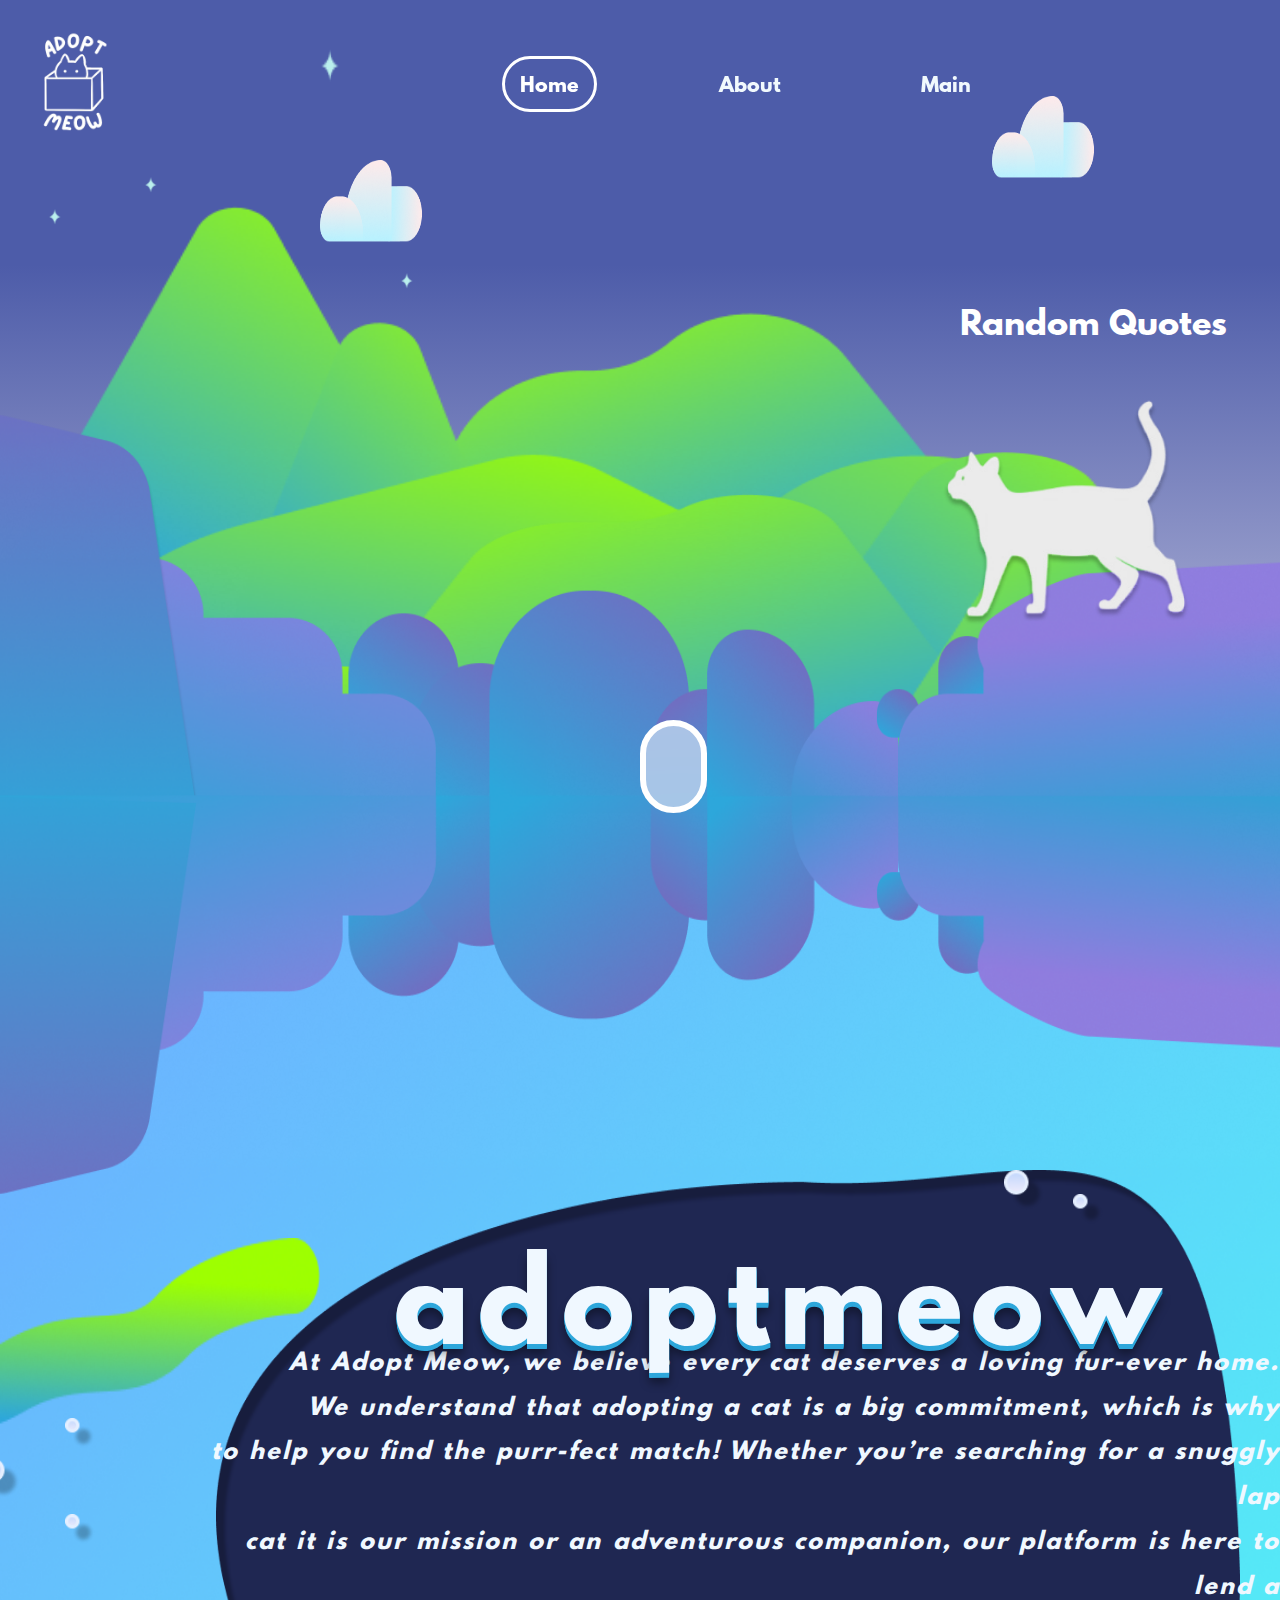
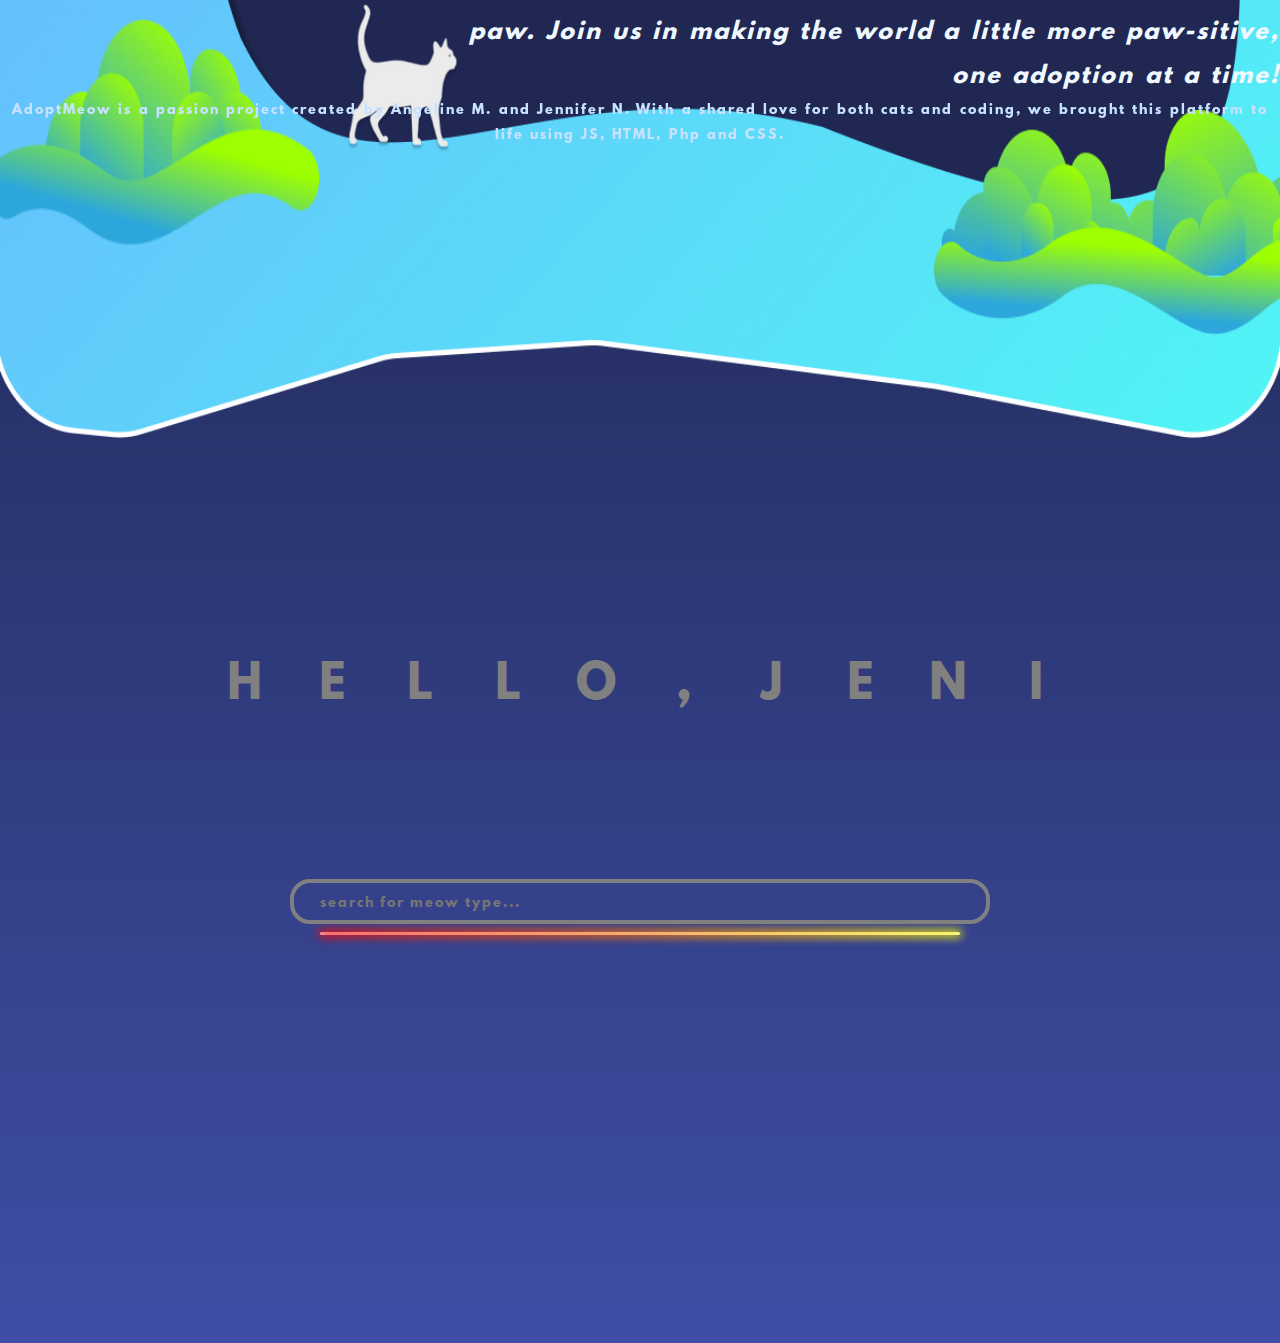
<file: homepage_new.html>
<!DOCTYPE html>
<html lang="en">
<head>
    <meta charset="UTF-8">
    <meta name="viewport" content="width=device-width, initial-scale=1.0">
    <meta http-equiv="X-UA-Compatible" content="IE=edge">
    <link rel="stylesheet" href="homepage_new.css">
    <title>Adopt Meow</title>
</head>
<body>
    <header id="header">
        <img src="source/logowhite.png" class="logo">
        <nav class="navigation">
            <a href="#" id="about_btn" class="active">Home</a>
            <a href="#" id="home_btn">About</a>
            <a href="#" id="settings_btn">Main</a>
        </nav>
    </header>

    <section class="home_page">
        <h2 id="text_random_quotes">Random Quotes</h2>
        <img src="source/home_page_assets/rock_both.png" id="rock_b" class="rock">
        <img src="source/home_page_assets/cloud.png" id="clouds">
        <img src="source/home_page_assets/cloud.png" id="clouds_2">
        <!--
        <img src="source/home_page_assets/mountain.png" id="mountain_white" class="mountain">-->
        <img src="source/home_page_assets/mountain_green_left.png" id="mountain_green_l" class="mountain_green">
        <img src="source/home_page_assets/mountain_green_right.png" id="mountain_green_r" class="mountain_green">
        
        <!--<img src="source/home_page_assets/mountain_r.png" id="mountain_r" class="mountain">-->
        <img src="source/home_page_assets/stars.png" id="stars" class="star_anim">       
        <img src="source/home_page_assets/stars.png" id="stars_2" class="star_anim">
        <img src="source/home_page_assets/stars.png" id="stars_3" class="star_anim">
        <img src="source/home_page_assets/stars.png" id="stars_4" class="star_anim">
        <img src="source/home_page_assets/stars.png" id="stars_5" class="star_anim">
        <img src="source/home_page_assets/stars.png" id="stars_6" class="star_anim">

        <!--<img src="source/home_page_assets/mountains.png" id="mountain_green">-->
        <img src="source/home_page_assets/cat.png" id="cat">
        <button type="button" class="btn_next"></button>
    </section>

    <section class="about_page">
        <h1 class="title_abt_page">
            <span>a</span>
            <span>d</span>
            <span>o</span>
            <span>p</span>
            <span>t</span>
            <span>m</span>
            <span>e</span>
            <span>o</span>
            <span>w</span>
        </h1>

        <p id="isi_1">
            <span>
                At Adopt Meow, we believe every cat deserves a loving fur-ever home.
                <br/> We understand that adopting a cat is a big commitment, which is why
                <br/> to help you find the purr-fect match! Whether you’re searching for a snuggly lap 
                <br/>  cat it is our mission or an adventurous companion, our platform is here to lend a 
                <br/> paw. Join us in making the world a little more paw-sitive, 
                <br/> one adoption at a time!
            </span>
        </p>

        <h2 id="about_us_title" class="sign">About Creators</h2>
        <p id="isi_2" class="sign">
            <span>
                AdoptMeow is a passion project created by Angeline M. and Jennifer N. 
                With a shared love for both cats and coding, we brought this 
                platform to life using JS, HTML, Php and CSS.
            </span>
        </p>
        <img src="source/home_page_assets/bubbles_bg.png" id="bub_big">
        <img src="source/home_page_assets/cat.png" id="cat_2">
        <img src="source/home_page_assets/bubbles_small.png" id="bub_small">
        <img src="source/home_page_assets/bubbles_bg.png" id="bub_big_1">
        <img src="source/home_page_assets/bubbles_small.png" id="bub_small_1">
        <img src="source/home_page_assets/bubbles_small.png" id="bub_small_2">
        <img src="source/home_page_assets/bg_lake.png" id="bg_lake">
        <img src="source/home_page_assets/grass_floor.png" id="grass_floor">
        <img src="source/home_page_assets/grass_floor_thick.png" id="grass_floor_thick">
        <img src="source/home_page_assets/grass_floor_thicker.png" id="grass_floor_thicker">
        <img src="source/home_page_assets/bg_text.png" id="bg_text">
        
    </section>

    <section class="about">
        <div id="bg_about"></div>
    </section>

    <section class="main_page">
        <!--
        <img src="source/home_page_assets/photo_frame.png" id="photo_frame">
        <label class="status_title" id="status_day_lable">Good</label> <br/>
        <label class="status_title" id="status_day_lable_content">Morning,</label> <br/>
        <label class="status_title" id="status_day_username">Bambang</label> <br/>-->
        <input type="search" id="search_input" placeholder="search for meow type...">
        <!--<div class="circle_stats" id="CS_1" ><label 
            class="lbl_title_class_CS" id="lbl_title_CS_1">visits</label> <br/> 
            <label class="lbl_value_CS">0</label></div>
        <div class="circle_stats" id="CS_2"><label 
            class="lbl_title_class_CS" id="lbl_title_CS_2">search</label><br/>
            <label class="lbl_value_CS">0</label></div>
        <div class="circle_stats" id="CS_3"><label 
            class="lbl_title_class_CS" id="lbl_title_CS_3">credits</label><br/>
            <label class="lbl_value_CS">0</label></div>
        <button type="button" class="search_btn_icon">-->
        <ul class="label_title">
            <li>
                <input type="checkbox" />
                <div>H</div>
            </li>
            <li>
                <input type="checkbox" />
                <div>E</div>
            </li>
            <li>
                <input type="checkbox" />
                <div>L</div>
            </li>
            <li>
                <input type="checkbox" />
                <div>L</div>
            </li>
            <li>
                <input type="checkbox" />
                <div>O</div>
            </li>
            <li>
                <input type="checkbox" />
                <div>,</div>
            </li>
            <li>
                <input type="checkbox" />
                <div>J</div>
            </li>
            <li>
                <input type="checkbox" />
                <div>E</div>
            </li>
            <li>
                <input type="checkbox" />
                <div>N</div>
            </li>
            <li>
                <input type="checkbox" />
                <div>I</div>
            </li>
        </ul>    
    
        <button class="button-85" role="button"></button>

    </section>
    <script src="homepage_new.js"></script>
</body>
</html>
</file>
<file: homepage_new.css>
@font-face {
    font-family: 'TheSunday';
    src: url('source/thesunday.otf') format('opentype');
}

@font-face {
    font-family: 'Spartan';
    src: url('source/spartan.otf') format('opentype');
}

* {
    scroll-behavior: smooth;
    margin: 0;
    padding: 0;
    box-sizing: border-box;
    font-family: Spartan;
}

body {
    background-size: cover;
    background-repeat: no-repeat;
    background: linear-gradient(180deg, #4D5CA9 9%, #D7D5E9 30%, rgba(28, 35, 74, 1)50%, rgba(63, 78, 165, 1));
    min-height: 100vh;
    overflow-x: hidden;
    z-index: -1;
}

#header {
    position: fixed;
    z-index: 101;
}

header {
    position: absolute;
    top: 0em;
    left: -5em;
    width: 100%;
    padding: 30px 100px;
    display: flex;
    justify-content: flex-start;
    align-items: center;
    z-index: 100;
}

.logo {
    width: 10%;
    height: 10%;
    color: rgb(241, 249, 253);
    pointer-events: none;
    margin-right: 30%;
}

.navigation a {
    font-size:1.2em;
    animation: glow 1.5s linear infinite;
    text-decoration: wavy;
    color: rgb(241, 249, 253);
    padding: 10px 15px;
    border-radius: 20px;
    margin: 0 50px;
    font-weight: 700;
    border: 3px solid transparent; 
    transition: border 0.6s, backdrop-filter 0.3s; 
}


.navigation a:hover,
.navigation a.active {
    border-radius: 50px;
    border: 3px solid white; 
    backdrop-filter: blur(100px); 
    color: white;
}


.home_page {
    position: relative;
    display: flex;
    justify-content: center;
    align-items: center;
    height: 100vh;
}

.home_page img{
    position: absolute;
    height: 50%;
    pointer-events: none;
}

.about_page {
    position: relative;
    display: flex;
    justify-content: center;
    align-items: center;
    height: 100vh;
}

.about_page img{
    position: absolute;
    width: 100%;
    height: 100%;
}
/* other opt ;)
@font-face {
    font-family: 'Rocher';
    src: url(https://assets.codepen.io/9632/RocherColorGX.woff2);
}

#text {
    font-family: 'Rocher';
    text-align: center;
    height: 100vh;
    display: flex;
    flex-direction: column;
    align-items: center;
    justify-content: center;
    font-palette: --Purples;
    left: 9em;
    top: 1em;
    z-index: 100;
    position: absolute;
    font-size: 2em;
}

@font-palette-values --Purples {
    font-family: Rocher;
    base-palette: 6;
}
*/

#text_random_quotes {
    animation: glow 1.5s linear infinite;
    left: 75%;
    z-index: 100;
    position: absolute;
    font-size: 2em;
    color: #ffffff;
    margin-bottom: 8em;
}

#mountain_green_l {
    z-index: 50;
    position: absolute;
    margin-left:10em;
    width: 100%;
    height: 50%;
    top: 20em;
}

#mountain_green_r {
    position: absolute;
    width: 100%;
    height: 65%;
    top: 10em;
}

.mountain {
    top: 20em;
    width: 100%;
    height: 100%;
}

#mountain_white{
    position: absolute;
    z-index: 10;
    margin-left: -10em;
}

#rock_b {
    width: 110%;
    left:1;
    right: 1;
    height: 90%;
    top: 25em;
    z-index: 100;
}

.star_anim {
    animation: float 5s ease-in-out infinite;
    z-index: 0;
}

@keyframes float {
    0%, 100% {
        transform: translateY(0);
    }
    50% {
        transform: translateY(-10px);
    }
}

#stars {
    width: 1%;
    height: 2%;
    top: 11em;
    left: 9em;
}

#stars_2 {
    width: 1%;
    height: 2%;
    top: 13em;
    left: 3em;
}

#stars_3 {
    width: 1%;
    height: 2%;
    top: 17em;
    left: 25em;
}

#stars_4 {
    width: 1.5%;
    height: 4%;
    top: 3em;
    left: 20em;
}

#stars_5{
    width: 1.5%;
    height: 4%;
    top: 6em;
    left: 80em;
}

#stars_6{
    width: 1%;
    height: 2%;
    top: 9em;
    left: 82em;
}

@keyframes stroll {
    0%, 100% {
        transform: translateX(120px);
    }
    50% {
        transform: translateX(100px);
    }
}

#clouds {
    width: 10%;
    height: 12%;
    top: 10em;
    left: 20em;
    animation: stroll 5s ease-in-out infinite;
}

#clouds_2 {
    width: 10%;
    height: 12%;
    top: 6em;
    left: 62em;
    animation: stroll 5s ease-in-out infinite;
}

#cat {
    z-index: 100;
    top: 18em;
    right: 0.1em;
}

.btn_next {
    border-radius: 50px;
    border: 3px solid white; 
    backdrop-filter: blur(50px); 
    color: white;
    position: absolute;
    top: 80%;
    left: 50%;
    width: 5em;
    height: 7em;
    z-index: 100;
    border-style: solid;
    border-width: 0.5em;
    transition: all 0.2s ease-in-out;
    background: rgba(255, 255, 255, 0.5); 
}

.btn_next:hover {
    transform: translate(0px, -10px);
}

.about {
    position: relative;
    display: flex;
    justify-content: center;
    align-items: center;
    height: 100vh;
    width: 100vh;
}

#bg_lake {   
    animation: glow_bg_text 5s linear infinite;
    z-index: 0;
    height: 135vh;
    margin-top: 10em;
    position: absolute;
}

#grass_floor {
    animation: float 5s ease-in-out infinite;
    width: 25%;
    height: 25%;
    left: 0;
    z-index: 100;
}

#grass_floor_thick {
    animation: float 5s ease-in-out infinite;
    width: 25%;
    height: 25%;
    top: 80%;
    left: 0;
    z-index: 100;
}

#grass_floor_thicker {
    animation: float 15s ease-in-out infinite;
    width: 27%;
    height: 25%;
    top: 90%;
    right: 0;
    z-index: 100;
}

@keyframes glow_bg_text {
    0% {
        filter: hue-rotate(0deg);
    }
    50% {
        filter: hue-rotate(60deg);
    }
    100% {
        filter: hue-rotate(0deg);
    }
}

#bg_text {
    z-index: 1;
    top: 30%;
    right: 40px;
    width: 80%;
    height: 70%;

}

#text_2 {
    z-index: 100;
    color: rgb(198, 255, 180);
    font-size: 300%;
    text-align: left;
    margin-right: 1em;
    margin-top: 5em;
    letter-spacing: 10px; 
}

.sign {
	span {
		text-align: center;
		line-height: 1;
		color: #c6e2ff;
		animation: neon 3s ease-in-out infinite alternate;
	}
}

@keyframes neon {
	from {
		text-shadow: 0 0 6px rgba(202, 228, 225, 0.92),
			0 0 30px rgb(213, 255, 250), 0 0 12px rgba(97, 242, 30, 0.52),
			0 0 21px rgba(97, 242, 30, 0.52), 0 0 34px rgba(97, 242, 30, 0.52),
			0 0 54px rgba(97, 242, 30, 0.52);
	}
	to {
		text-shadow: 0 0 6px rgba(202, 228, 225, 0.98),
			0 0 30px rgb(213, 255, 250), 0 0 12px rgba(30, 132, 242, 0.58),
			0 0 22px rgba(30, 132, 242, 0.84), 0 0 38px rgba(30, 132, 242, 0.88),
			0 0 60px rgba(30, 132, 242, 1);
	}
}

#isi_1{
    
    font-style: italic;
    line-height: 2;
    word-spacing: 0.1em;
    z-index: 100;
    letter-spacing: 2px; 
    position: absolute;
    color: aliceblue;
    font-size: 140%;
    text-align: right;
    margin-top: 15em;
    margin-left: 9em;
}

#isi_2 {
    line-height: 2;
    letter-spacing: 2px; 
    word-spacing: 0.1em;
    z-index: 102;
    position: absolute;
    color: rgb(255, 255, 255);
    font-size: 80%;
    text-align: center;
    margin-top: 58%;
}

.title_abt_page{
    animation: glow 5s linear infinite;
}

@import url("https://fonts.googleapis.com/css?family=Luckiest+Guy");

h1 {
    z-index: 101;
    top: 3em;
    left: 12em;
    width: 100%;
    height: 300px;
    display: block;
    text-align: center;
}

h1 span {
    top: 0.1em;
    left: 2em;
    position: relative;
    display: inline-block;
    -webkit-animation: bounce 2s ease infinite alternate;
    font-size: 110px;
    color: aliceblue;
    text-shadow: 0 1px 0 #2EA7DB, 0 2px 0 #2EA7DB, 0 3px 0 #2EA7DB, 0 4px 0 #2EA7DB,
    0 5px 0 #2EA7DB, 0 6px 0 transparent, 0 7px 0 transparent, 0 8px 0 transparent,
    0 9px 0 transparent, 0 10px 10px rgba(0, 0, 0, 0.4);
}

h1 span:nth-child(2) {
    -webkit-animation-delay: 0.2s;
}

h1 span:nth-child(3) {
    -webkit-animation-delay: 0.2s;
}

h1 span:nth-child(4) {
    -webkit-animation-delay: 0.3s;
}

h1 span:nth-child(5) {
    -webkit-animation-delay: 0.4s;
}

h1 span:nth-child(6) {
    -webkit-animation-delay: 0.5s;
}

h1 span:nth-child(7) {
    -webkit-animation-delay: 0.6s;
}

h1 span:nth-child(8) {
    -webkit-animation-delay: 0.2s;
}

h1 span:nth-child(9) {
    -webkit-animation-delay: 0.3s;
}

h1 span:nth-child(10) {
    -webkit-animation-delay: 0.4s;
}

h1 span:nth-child(11) {
    -webkit-animation-delay: 0.5s;
}

h1 span:nth-child(12) {
    -webkit-animation-delay: 0.6s;
}

h1 span:nth-child(13) {
    -webkit-animation-delay: 0.7s;
}

h1 span:nth-child(14) {
    -webkit-animation-delay: 0.8s;
}

@-webkit-keyframes bounce {
    100% {
    top: -20px;
    text-shadow: 0 1px 0 #2a3a94, 0 2px 0 #2a3a94, 0 3px 0 #2a3a94, 0 4px 0 #2a3a94,
    0 5px 0 #2a3a94, 0 6px 0 #2a3a94, 0 7px 0 #2a3a94, 0 8px 0 #2a3a94, 0 9px 0 #2a3a94,
    0 50px 25px rgba(0, 0, 0, 0.2);
    }
}
:root {
	--delay: 0;
	--duration: 10000ms;
	--iterations:var(--animation-delay); 
}

.reveal-text,
.reveal-text::after {
	animation-delay: var(--animation-delay, 100s);
    animation-iteration-count: 100;
    animation-duration: var(--duration, 800ms);
	animation-fill-mode: both;
	animation-timing-function: cubic-bezier(0.0, 0.0, 0.2, 1);
}
/*
.reveal-text {
    z-index: 150;
	--animation-delay: var(--delay, 0);
	--animation-duration: var(--duration, 1000ms);
	font-size: 3vw;
	animation-name: clip-text;
	color: #FFF;
	white-space: nowrap;
	cursor: default;
    margin-top: 5em;
    margin-right: 15em;
	
	&::after {
		content: "";
		position: absolute;
		z-index: 100;
		top: 0;
		left: 0;
		right: 0;
		bottom: 0;
		transform: scaleX(0);
		transform-origin: 0 50%;
		pointer-events: none;
		animation-name: text-revealer;
	}
}*/

@keyframes clip-text {
	from {
		clip-path: inset(0 100% 0 0);
	}
	to {
		clip-path: inset(0 0 0 0);
	}
}

@keyframes text-revealer {
	0% {
		transform: scaleX(0);
	}
	50% {
		transform: scaleX(1);
	}
	100% {
		transform: scaleX(0);
	}
}

#bub_small{
    width: 30px;
    height: 30px;
    position: absolute;
    z-index: 100;
    margin-left: 70%;
    margin-bottom: 22%;
    animation: float 5s ease-in-out infinite;

}

#bub_big {
    margin-bottom: 25%;
    margin-left: 60%;
    width: 40px;
    height: 40px;
    position: absolute;
    z-index: 100;
    animation: float 3s ease-in-out infinite;
}

#bub_big_1 {
    width: 40px;
    height: 40px;
    position: absolute;
    margin-top: 20%;
    margin-right: 80em;
    z-index: 100;
    animation: float 3s ease-in-out infinite;
}

#bub_small_1 {
    width: 30px;
    height: 30px;
    position: absolute;
    margin-top: 13%;
    margin-right: 70em;
    z-index: 100;
    animation: float 5s ease-in-out infinite;
}

#bub_small_2 {
    width: 30px;
    height: 30px;
    position: absolute;
    margin-top: 28%;
    margin-right: 70em;
    z-index: 100;
    animation: float 2.5s ease-in-out infinite;
}

#cat_2 {
    z-index: 100;
    width: 15%;
    transform: rotateY(180deg);
    height: 33%;
    top: 70%; 
    right: 61%;

}

.main_page {
    position: relative;
    display: flex;
    justify-content: center;
    align-items: center;
    height: 27vh;
}

.main_page img {
    position: absolute;
}

input[type="search"]::placeholder{
    text-align: left;
}

#search_input{
    animation: glow 1.5s linear infinite;
    border: 4px solid rgb(128, 128, 128); 
    padding-right: 2em;
    padding-left: 2em;
    text-align: left;
    font-weight: bold;
    position: absolute;
    background-color: transparent;
    width: 700px;
    height: 45px;
    border-radius: 20px;
    margin-bottom: 50%;
    font-size: 0.8em;
    font-family: 'spartan', sans-serif;
    letter-spacing: 2px;
}

#search_input:focus {
    color: aliceblue;
    border-color: rgb(197, 230, 136);
}

@import url('https://fonts.googleapis.com/css2?family=Poppins:wght@900&display=swap');

ul {
    position: relative;
    display: flex;
}

li {
    list-style: none;
}

label {
    position: relative;
}

input[type="checkbox"] {
    position: absolute;
    opacity: 0;
    cursor: pointer;
    height: 80px;
    width: 80px;
    z-index: 100;
}

div {
    position: relative;
    height: 80px;
    width: 80px;
    color: rgb(128, 128, 128);
    display: flex;
    display: flex;
    justify-content: center;
    align-items: center;
    font-size: 46px;
    cursor: pointer;
    margin: 0 4px;
    border-radius: 20px;
    /*box-shadow: -1px -1px 4px rgba(255, 255, 255, 0.05),
    4px 4px 6px rgba(0, 0, 0, 0.2),
    inset -1px -1px 4px rgba(255, 255, 255, 0.05),
    inset 1px 1px 1px rgba(0, 0, 0, 0.1);*/
}

input[type="checkbox"]:checked ~ div {
    box-shadow: inset 0 0 2px rgba(255, 255, 255, 0.05),
    inset 4px 4px 6px rgba(0, 0, 0, 0.2);
    color: yellow;
    text-shadow: 0 0 15px yellow, 0 0 25px yellow;
    animation: glow 1.5s linear infinite;
}

@keyframes glow {
    0% {
    filter: hue-rotate(0deg);
    }
    100% {
    filter: hue-rotate(360deg);
    }
}

.label_title{
    position: absolute;
    bottom: 240%;
    left: 50%;
    transform: translate(-50%, -50%);
    font-size: 46px;
    color: #555;
}

.button-85 {
    display:inline-block;
    position: relative;
    margin-bottom: 45%;
    width: 50%;
    height: 1%;
    border: none;
    outline: none;
    color: rgb(255, 255, 255);
    cursor: pointer;
    position: relative;
    z-index: -1;
    border-radius: 20px;
    user-select: none;
    -webkit-user-select: none;
    touch-action: manipulation;
}
    
.button-85:before {
    content: "";
    background: linear-gradient(
    45deg,
    #ff0000,
    #ff7300,
    #fffb00,
    #48ff00,
    #00ffd5,
    #002bff,
    #7a00ff,
    #ff00c8,
    #ff0000
);

position: absolute;
top: -2px;
left: -2px;
background-size: 400%;
z-index: -1;
filter: blur(5px);
-webkit-filter: blur(5px);
width: calc(100% + 4px);
height: calc(100% + 4px);
animation: glowing-button-85 20s linear infinite;
transition: opacity 0.3s ease-in-out;
border-radius: 10px;
}

@keyframes glowing-button-85 {
    0% {
        background-position: 0 0;
    }
    50% {
        background-position: 400% 0;
    }
    100% {
        background-position: 0 0;
    }
}

.button-85:after {
    z-index: -1;
    content: "";
    position: absolute;
    width: 100%;
    height: 100%;
    /*backdrop-filter: blur(100px);*/
    /*background-color: #3a3a3f;*/
    left: 0;
    top: 0;
    border-radius: 10px;
}
</file>
